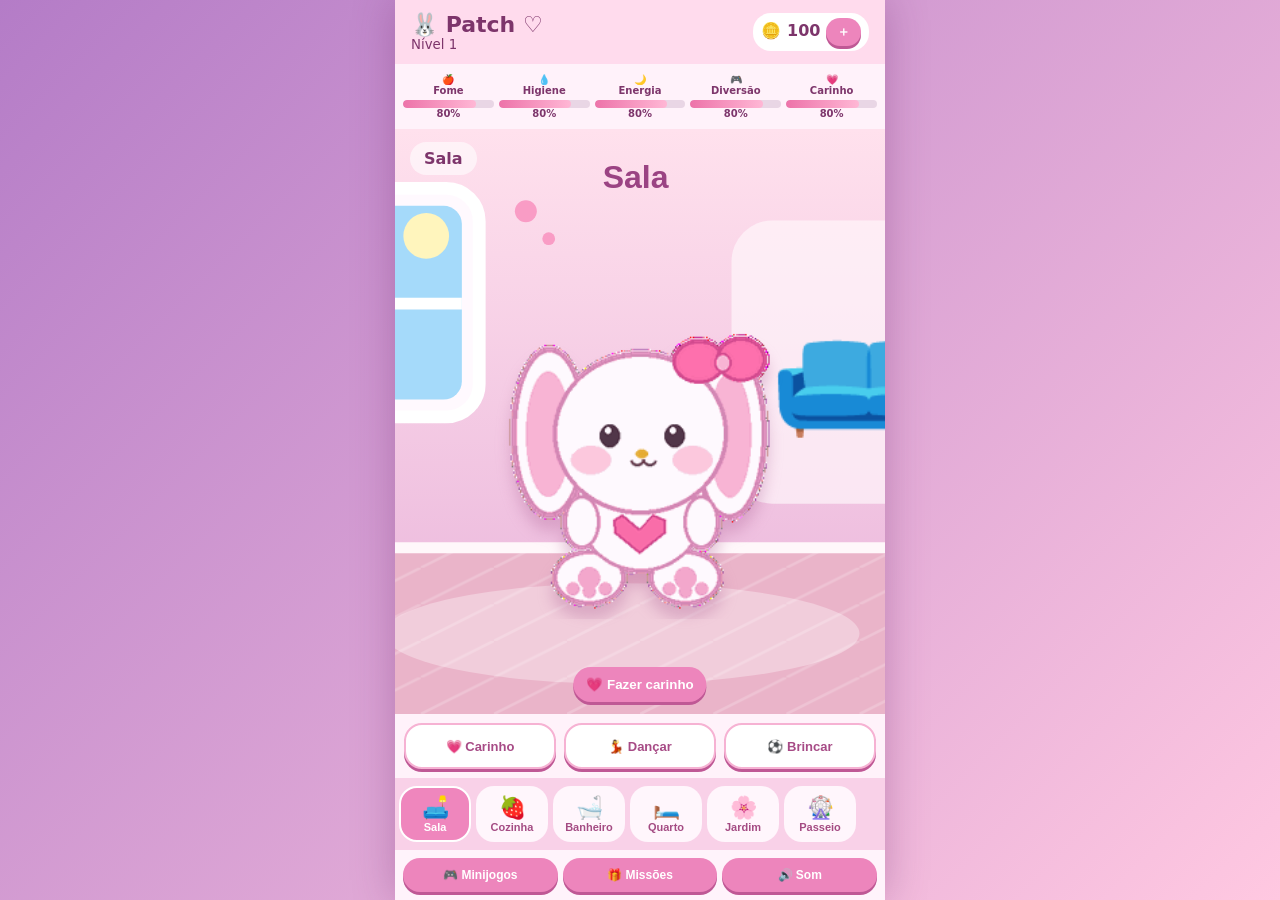
<file: Patch_Jogo_Completo/codigo/index.html>
<!doctype html><html lang="pt-BR"><head><meta charset="utf-8"><meta name="viewport" content="width=device-width,initial-scale=1,viewport-fit=cover"><meta name="theme-color" content="#e77bb7"><title>Patch — Nossa História</title><link rel="stylesheet" href="style.css"></head><body><main class="app"><header><div><strong>🐰 Patch ♡</strong><small id="level">Nível 1</small></div><div class="money">🪙 <span id="coins">100</span> <button id="shopBtn" aria-label="Loja">＋</button></div></header><section class="bars" id="bars"></section><section class="scene" id="scene"><div class="roomtitle" id="roomtitle">Sala</div><img class="pet" id="pet" src="../personagem/gifs/parado.gif" alt="Patch, o coelhinho virtual"><div class="particles" id="particles"></div><button class="actionhint" id="actionBtn">💗 Fazer carinho</button></section><section class="actions" id="actions"></section><nav id="rooms"></nav><footer><button id="gamesBtn">🎮 Minijogos</button><button id="missionsBtn">🎁 Missões</button><button id="soundBtn">🔊 Som</button></footer><div id="modal" class="modal hidden"><div class="modalbox"><button id="closeModal" class="close">✕</button><div id="modalcontent"></div></div></div></main><script src="game.js"></script></body></html>
</file>
<file: Patch_Jogo_Completo/codigo/style.css>
*{box-sizing:border-box}body{margin:0;font-family:system-ui,-apple-system,sans-serif;background:linear-gradient(135deg,#b47cc7,#ffc8e1);color:#7d356b}.app{width:min(100%,490px);min-height:100dvh;margin:auto;background:#fff2fa;box-shadow:0 0 40px #6f286855;display:flex;flex-direction:column}header{padding:12px 16px;display:flex;align-items:center;justify-content:space-between;background:#ffdbed}header strong{font-size:22px}header small{display:block}button{cursor:pointer;border:0;border-radius:18px;background:#ed85bc;color:white;font-weight:800;padding:10px 13px;box-shadow:0 3px 0 #bf5895}button:active{transform:translateY(2px);box-shadow:0 1px 0 #bf5895}.money{background:white;padding:5px 8px;border-radius:18px;font-weight:800}.money button{padding:5px 11px}.bars{display:grid;grid-template-columns:repeat(5,1fr);gap:5px;padding:10px 8px}.stat{font-size:10px;text-align:center;font-weight:800}.meter{height:8px;background:#e9d6e5;border-radius:20px;overflow:hidden;margin-top:4px}.fill{height:100%;background:linear-gradient(90deg,#ed73a9,#ffb7d5);border-radius:20px}.scene{position:relative;flex:1;min-height:360px;max-height:650px;background-size:cover;background-position:center;overflow:hidden;touch-action:manipulation}.roomtitle{position:absolute;top:13px;left:15px;background:#fff9;border-radius:20px;padding:7px 14px;font-weight:900}.pet{position:absolute;width:66%;height:60%;object-fit:contain;left:17%;top:26%;filter:drop-shadow(0 13px 7px #ad629755);user-select:none;-webkit-user-drag:none;cursor:pointer}.actionhint{position:absolute;bottom:12px;left:50%;transform:translateX(-50%);white-space:nowrap}.actions{padding:9px;display:flex;gap:8px;overflow-x:auto;min-height:64px}.actions button{flex:1;min-width:100px;background:#fff;color:#a74b86;border:2px solid #f6b2d3;font-size:13px}nav{display:flex;overflow-x:auto;background:#f9d1e8;padding:8px 4px;gap:5px}nav button{background:#fff6fc;color:#a44b83;box-shadow:none;min-width:72px;padding:7px 4px;font-size:11px;border:2px solid transparent}nav button.active{background:#ef86bd;color:white;border-color:white}nav span{display:block;font-size:22px}footer{display:flex;justify-content:space-around;gap:5px;padding:8px;background:#fff3fb}footer button{font-size:12px;flex:1}.modal{position:fixed;inset:0;background:#381a3b99;display:flex;align-items:center;justify-content:center;padding:15px;z-index:20}.hidden{display:none!important}.modalbox{position:relative;width:min(440px,100%);max-height:80dvh;overflow-y:auto;border-radius:28px;background:#fff6fc;border:5px solid #ffcae3;padding:25px 14px;text-align:center}.close{position:absolute;right:8px;top:8px}.grid{display:grid;grid-template-columns:repeat(3,1fr);gap:8px}.item{padding:10px;background:#ffe5f3;border-radius:16px}.item button{font-size:12px}.float{position:absolute;font-size:26px;animation:float 1.2s forwards;pointer-events:none}@keyframes float{to{transform:translateY(-100px);opacity:0}}.card{display:inline-grid;place-items:center;width:65px;height:65px;background:#f5add2;margin:5px;border-radius:15px;font-size:34px}.card.hiddenface{font-size:0;background:repeating-linear-gradient(45deg,#f6a5cf,#f6a5cf 10px,#f8d5e8 10px,#f8d5e8 20px)}.score{font-size:28px;font-weight:900}
</file>
